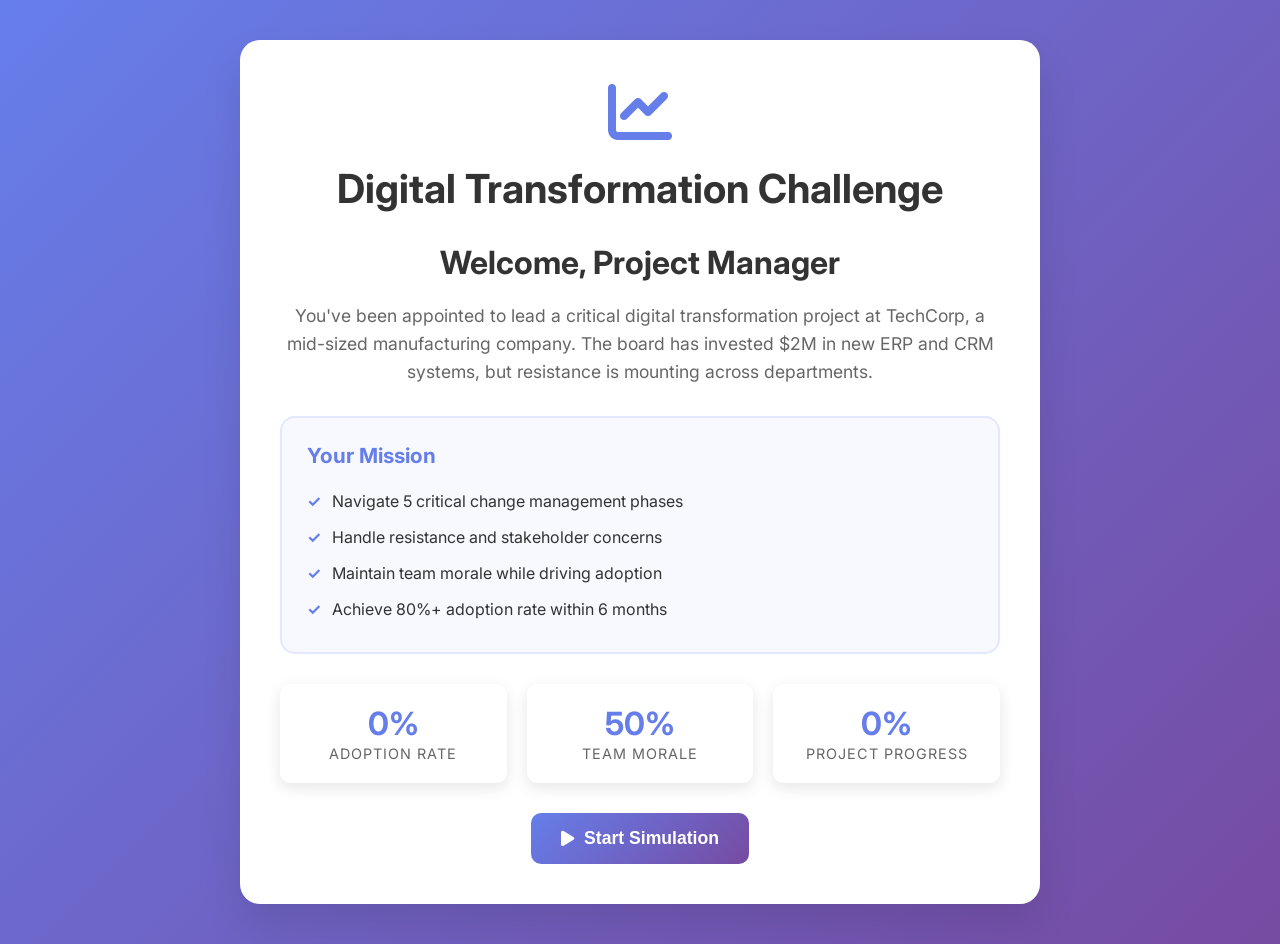
<file: index.html>
<!DOCTYPE html>
<html lang="en">
<head>
    <meta charset="UTF-8">
    <meta name="viewport" content="width=device-width, initial-scale=1.0">
    <title>Digital Transformation Change Management Simulation</title>
    <link rel="stylesheet" href="styles.css">
    <link href="https://fonts.googleapis.com/css2?family=Inter:wght@300;400;500;600;700&display=swap" rel="stylesheet">
    <link rel="stylesheet" href="https://cdnjs.cloudflare.com/ajax/libs/font-awesome/6.0.0/css/all.min.css">
</head>
<body>
    <div id="app">
        <!-- Intro Screen -->
        <div id="intro-screen" class="screen active">
            <div class="container">
                <div class="intro-content">
                    <div class="logo">
                        <i class="fas fa-chart-line"></i>
                        <h1>Digital Transformation Challenge</h1>
                    </div>
                    <div class="scenario">
                        <h2>Welcome, Project Manager</h2>
                        <p>You've been appointed to lead a critical digital transformation project at TechCorp, a mid-sized manufacturing company. The board has invested $2M in new ERP and CRM systems, but resistance is mounting across departments.</p>
                        
                        <div class="challenge-box">
                            <h3>Your Mission</h3>
                            <ul>
                                <li>Navigate 5 critical change management phases</li>
                                <li>Handle resistance and stakeholder concerns</li>
                                <li>Maintain team morale while driving adoption</li>
                                <li>Achieve 80%+ adoption rate within 6 months</li>
                            </ul>
                        </div>
                        
                        <div class="stats-preview">
                            <div class="stat">
                                <span class="stat-value">0%</span>
                                <span class="stat-label">Adoption Rate</span>
                            </div>
                            <div class="stat">
                                <span class="stat-value">100%</span>
                                <span class="stat-label">Team Morale</span>
                            </div>
                            <div class="stat">
                                <span class="stat-value">0%</span>
                                <span class="stat-label">Project Progress</span>
                            </div>
                        </div>
                        
                        <button id="start-simulation" class="btn btn-primary">
                            <i class="fas fa-play"></i>
                            Start Simulation
                        </button>
                    </div>
                </div>
            </div>
        </div>

        <!-- Main Game Screen -->
        <div id="game-screen" class="screen">
            <div class="container">
                <!-- Header with Progress Bars -->
                <div class="game-header">
                    <div class="progress-section">
                        <div class="progress-item">
                            <label>Adoption Rate</label>
                            <div class="progress-bar">
                                <div class="progress-fill" id="adoption-progress"></div>
                                <span class="progress-text" id="adoption-text">0%</span>
                            </div>
                        </div>
                        <div class="progress-item">
                            <label>Team Morale</label>
                            <div class="progress-bar">
                                <div class="progress-fill" id="morale-progress"></div>
                                <span class="progress-text" id="morale-text">100%</span>
                            </div>
                        </div>
                        <div class="progress-item">
                            <label>Project Progress</label>
                            <div class="progress-bar">
                                <div class="progress-fill" id="project-progress"></div>
                                <span class="progress-text" id="project-text">0%</span>
                            </div>
                        </div>
                    </div>
                    <div class="score-section">
                        <div class="score">
                            <i class="fas fa-star"></i>
                            <span id="total-score">0</span>
                        </div>
                        <div class="phase-indicator">
                            Phase <span id="current-phase">1</span> of 5
                        </div>
                    </div>
                </div>

                <!-- Phase Selection -->
                <div id="phase-selection" class="phase-selection">
                    <h2>Select Your Next Action</h2>
                    <div class="phases-grid">
                        <div class="phase-card" data-phase="assessment">
                            <i class="fas fa-search"></i>
                            <h3>Assessment</h3>
                            <p>Analyze current state and resistance factors</p>
                        </div>
                        <div class="phase-card" data-phase="planning">
                            <i class="fas fa-map"></i>
                            <h3>Planning</h3>
                            <p>Develop change strategy and timeline</p>
                        </div>
                        <div class="phase-card" data-phase="communication">
                            <i class="fas fa-bullhorn"></i>
                            <h3>Communication</h3>
                            <p>Create awareness and build understanding</p>
                        </div>
                        <div class="phase-card" data-phase="engagement">
                            <i class="fas fa-users"></i>
                            <h3>Stakeholder Engagement</h3>
                            <p>Involve key people in the change process</p>
                        </div>
                        <div class="phase-card" data-phase="monitoring">
                            <i class="fas fa-chart-bar"></i>
                            <h3>Monitoring</h3>
                            <p>Track progress and adjust strategy</p>
                        </div>
                    </div>
                </div>

                <!-- Dilemma Screen -->
                <div id="dilemma-screen" class="dilemma-screen">
                    <div class="dilemma-content">
                        <h2 id="dilemma-title">Dilemma Encountered</h2>
                        <p id="dilemma-description"></p>
                        <div class="choices">
                            <button class="choice-btn" data-choice="0">
                                <span class="choice-text"></span>
                                <span class="choice-impact"></span>
                            </button>
                            <button class="choice-btn" data-choice="1">
                                <span class="choice-text"></span>
                                <span class="choice-impact"></span>
                            </button>
                            <button class="choice-btn" data-choice="2">
                                <span class="choice-text"></span>
                                <span class="choice-impact"></span>
                            </button>
                        </div>
                    </div>
                </div>

                <!-- Feedback Screen -->
                <div id="feedback-screen" class="feedback-screen">
                    <div class="feedback-content">
                        <h2>Board Feedback</h2>
                        <div class="feedback-message" id="feedback-message"></div>
                        <div class="impact-summary">
                            <h3>Impact Summary</h3>
                            <div class="impact-changes" id="impact-changes"></div>
                        </div>
                        <button id="continue-btn" class="btn btn-primary">Continue</button>
                    </div>
                </div>
            </div>
        </div>

        <!-- Results Screen -->
        <div id="results-screen" class="screen">
            <div class="container">
                <div class="results-content">
                    <h1>Simulation Complete!</h1>
                    <div class="final-scores">
                        <div class="score-card">
                            <h3>Final Scores</h3>
                            <div class="score-item">
                                <span>Adoption Rate:</span>
                                <span id="final-adoption">0%</span>
                            </div>
                            <div class="score-item">
                                <span>Team Morale:</span>
                                <span id="final-morale">0%</span>
                            </div>
                            <div class="score-item">
                                <span>Project Progress:</span>
                                <span id="final-project">0%</span>
                            </div>
                            <div class="score-item total">
                                <span>Total Score:</span>
                                <span id="final-total">0</span>
                            </div>
                        </div>
                        <div class="badges-section">
                            <h3>Achievements</h3>
                            <div class="badges" id="badges-container"></div>
                        </div>
                    </div>
                    <div class="performance-review" id="performance-review"></div>
                    <div class="leaderboard">
                        <h3>Leaderboard</h3>
                        <div class="leaderboard-list" id="leaderboard-list"></div>
                        <div class="save-score">
                            <input type="text" id="player-name" placeholder="Enter your name">
                            <button id="save-score-btn" class="btn btn-secondary">Save Score</button>
                        </div>
                    </div>
                    <button id="restart-btn" class="btn btn-primary">Play Again</button>
                </div>
            </div>
        </div>
    </div>

    <script src="script.js"></script>
</body>
</html>
</file>
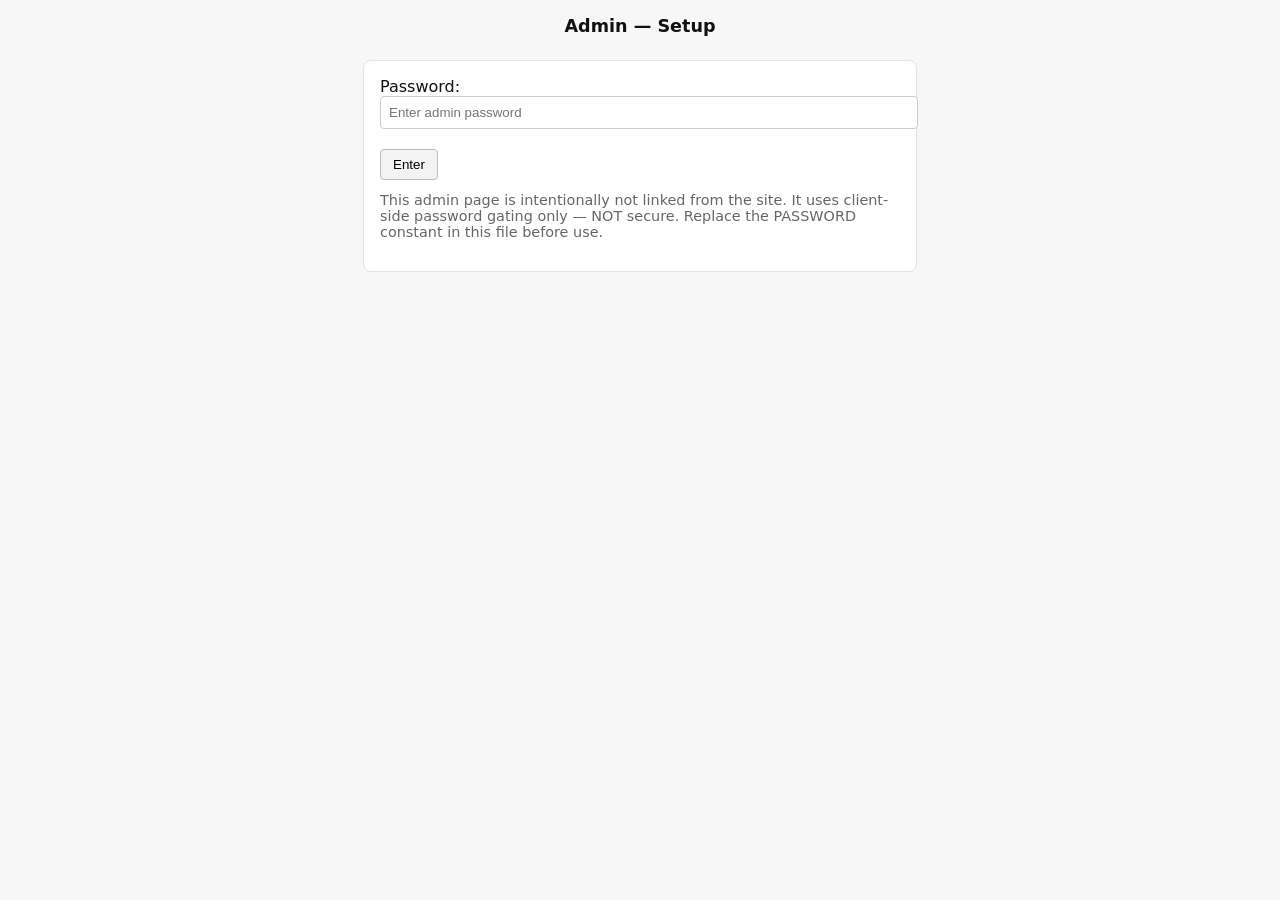
<file: admin/index.html>
<!doctype html>
<html lang="en">
<head>
  <meta charset="utf-8">
  <meta name="robots" content="noindex">
  <meta name="viewport" content="width=device-width,initial-scale=1">
  <title>Admin — Setup</title>
  <style>
    body{font-family:system-ui,-apple-system,Segoe UI,Roboto,Helvetica,Arial,sans-serif;margin:0;padding:1rem;background:#f7f7f8;color:#111}
    h1{font-size:1.1rem;margin:0 0 1rem;text-align:center}
    #login{max-width:520px;margin:1.5rem auto;padding:1rem;border:1px solid #e2e2e2;border-radius:8px;background:#fff}
    label{display:block;margin-bottom:.75rem}
    input[type=password]{width:100%;padding:.5rem;border:1px solid #ccc;border-radius:4px}
    button{margin-top:.5rem;padding:.45rem .75rem;border-radius:4px;border:1px solid #bbb;background:#f3f3f3;cursor:pointer}
    #frameContainer{max-width:100%;margin:1rem auto}
    iframe{width:100%;height:70vh;border:1px solid #ddd;border-radius:6px}
    .hidden{display:none}
    p.note{color:#666;font-size:0.9rem;margin-top:.75rem}
    #controls{max-width:520px;margin:0.5rem auto;text-align:center}
  </style>
</head>
<body>
  <h1>Admin — Setup</h1>

  <div id="login">
    <label for="pw">Password:
      <input id="pw" type="password" autocomplete="current-password" placeholder="Enter admin password">
    </label>
    <div>
      <button id="go">Enter</button>
      <button id="clear" style="display:none">Logout</button>
    </div>
    <p class="note">This admin page is intentionally not linked from the site. It uses client-side password gating only — NOT secure. Replace the PASSWORD constant in this file before use.</p>
  </div>

  <div id="frameContainer" class="hidden">
    <div id="controls" class="hidden">
      <button id="connectBtn">Connect with GitHub</button>
      <button id="saveBtn" disabled>Save to GitHub</button>
      <span id="status" style="margin-left:.5rem;color:#666"></span>
    </div>
    <iframe id="setupFrame" src="" title="Setup"></iframe>
  </div>

  <script>
  /*
    OAuth flow (popup + code exchange):
    - Register an OAuth App with redirect_uri pointing to /admin/oauth_callback.html
    - Edit CLIENT_ID below to match your OAuth App
    - Backend endpoints:
      POST /auth/exchange { code }  -> exchanges code, stores token in session
      GET  /auth/status             -> returns { authenticated: true/false, user: {login} }
      POST /save-config             -> server-side commit using token in session
    - The Setup iframe must respond to REQUEST_CONFIG by posting CONFIG_JSON with the JSON config.
  */

  const PASSWORD = "ADMIN"; // replace before use
  const CLIENT_ID = 'Ov23liFoUAk0If19zt9o';
  const REDIRECT_URI = location.origin + '/admin/oauth_callback.html';
  const AUTHORIZE_URL_BASE = 'https://github.com/login/oauth/authorize';
  const SCOPES = 'public_repo'; // use 'repo' if you need private repo access

  const pwInput = document.getElementById('pw');
  const goBtn = document.getElementById('go');
  const clearBtn = document.getElementById('clear');
  const loginDiv = document.getElementById('login');
  const frameContainer = document.getElementById('frameContainer');
  const setupFrame = document.getElementById('setupFrame');
  const connectBtn = document.getElementById('connectBtn');
  const saveBtn = document.getElementById('saveBtn');
  const controlsDiv = document.getElementById('controls');
  const statusSpan = document.getElementById('status');

  let oauthWindow = null;
  let latestConfigJson = null;

  function showFrame(){
    loginDiv.classList.add('hidden');
    frameContainer.classList.remove('hidden');
    clearBtn.style.display = 'inline-block';
    controlsDiv.classList.remove('hidden');
    setupFrame.src = '../Setup.html';
    checkAuthStatus();
  }

  goBtn.addEventListener('click', ()=>{
    if (pwInput.value === PASSWORD) {
      showFrame();
    } else {
      alert('Incorrect password');
      pwInput.value = '';
      pwInput.focus();
    }
  });

  pwInput.addEventListener('keydown', (e)=>{
    if (e.key === 'Enter') goBtn.click();
  });

  clearBtn.addEventListener('click', ()=>{
    setupFrame.src = '';
    frameContainer.classList.add('hidden');
    loginDiv.classList.remove('hidden');
    pwInput.value = '';
    clearBtn.style.display = 'none';
    controlsDiv.classList.add('hidden');
    statusSpan.textContent = '';
  });

  // --- OAuth popup flow ---

  connectBtn.addEventListener('click', () => {
    const state = Math.random().toString(36).slice(2); // minimal CSRF token
    sessionStorage.setItem('gh_oauth_state', state);
    const url = `${AUTHORIZE_URL_BASE}?client_id=${encodeURIComponent(CLIENT_ID)}&redirect_uri=${encodeURIComponent(REDIRECT_URI)}&scope=${encodeURIComponent(SCOPES)}&state=${encodeURIComponent(state)}`;
    oauthWindow = window.open(url, 'github_oauth', 'width=720,height=720');
  });

  // Listen for messages from the popup (oauth_callback.html will post { type:'github_oauth', code, state })
  window.addEventListener('message', async (ev) => {
    const msg = ev.data || {};
    if (msg.type === 'github_oauth') {
      const savedState = sessionStorage.getItem('gh_oauth_state');
      if (!savedState || savedState !== msg.state) {
        alert('OAuth state mismatch. Try again.');
        return;
      }
      try {
        statusSpan.textContent = 'Exchanging code...';
        const resp = await fetch('/auth/exchange', {
          method: 'POST',
          headers: { 'Content-Type': 'application/json' },
          body: JSON.stringify({ code: msg.code })
        });
        const data = await resp.json();
        if (data.ok) {
          statusSpan.textContent = 'Connected to GitHub as ' + (data.user ? data.user.login : 'unknown');
          saveBtn.disabled = false;
        } else {
          statusSpan.textContent = 'Auth failed: ' + (data.error || 'unknown');
        }
      } catch (e) {
        statusSpan.textContent = 'Network error during auth';
        console.error(e);
      } finally {
        sessionStorage.removeItem('gh_oauth_state');
        if (oauthWindow && !oauthWindow.closed) oauthWindow.close();
      }
    } else if (msg.type === 'CONFIG_JSON') {
      // Received config JSON from iframe
      latestConfigJson = msg.json;
      // auto-send to server if a save was pending
      if (saveBtn.dataset.pending === '1') {
        doSaveToServer(latestConfigJson);
      }
    }
  });

  // Ask the iframe to post its config (the iframe must respond by posting CONFIG_JSON with the JSON)
  saveBtn.addEventListener('click', async () => {
    if (!latestConfigJson) {
      // request config from iframe
      saveBtn.dataset.pending = '1';
      setupFrame.contentWindow.postMessage({ type: 'REQUEST_CONFIG' }, '*');
      statusSpan.textContent = 'Requesting config from Setup...';
      return;
    }
    doSaveToServer(latestConfigJson);
  });

  async function doSaveToServer(jsonObj) {
    try {
      saveBtn.disabled = true;
      saveBtn.dataset.pending = '0';
      statusSpan.textContent = 'Saving...';
      const resp = await fetch('/save-config', {
        method: 'POST',
        headers: { 'Content-Type': 'application/json' },
        body: JSON.stringify({
          json: jsonObj,
          path: 'config.json',
          commitMessage: 'Update config.json via Admin app',
          preferPRWhenProtected: true
        })
      });
      const result = await resp.json();
      if (result.ok) {
        statusSpan.textContent = 'Saved: ' + (result.prUrl ? result.prUrl : `branch ${result.branch}`);
      } else {
        statusSpan.textContent = 'Save failed: ' + (result.error || 'unknown');
      }
    } catch (e) {
      statusSpan.textContent = 'Network error during save';
      console.error(e);
    } finally {
      saveBtn.disabled = false;
    }
  }

  // Poll server for auth status (on load/show frame) to re-enable Save if session already exists
  async function checkAuthStatus() {
    try {
      const resp = await fetch('/auth/status', { credentials: 'same-origin' });
      const data = await resp.json();
      if (data.authenticated) {
        statusSpan.textContent = 'Connected to GitHub as ' + (data.user ? data.user.login : 'unknown');
        saveBtn.disabled = false;
      } else {
        statusSpan.textContent = 'Not connected';
        saveBtn.disabled = true;
      }
    } catch (e) {
      statusSpan.textContent = 'Auth check failed';
      console.error(e);
    }
  }
  </script>
</body>
</html>
</file>
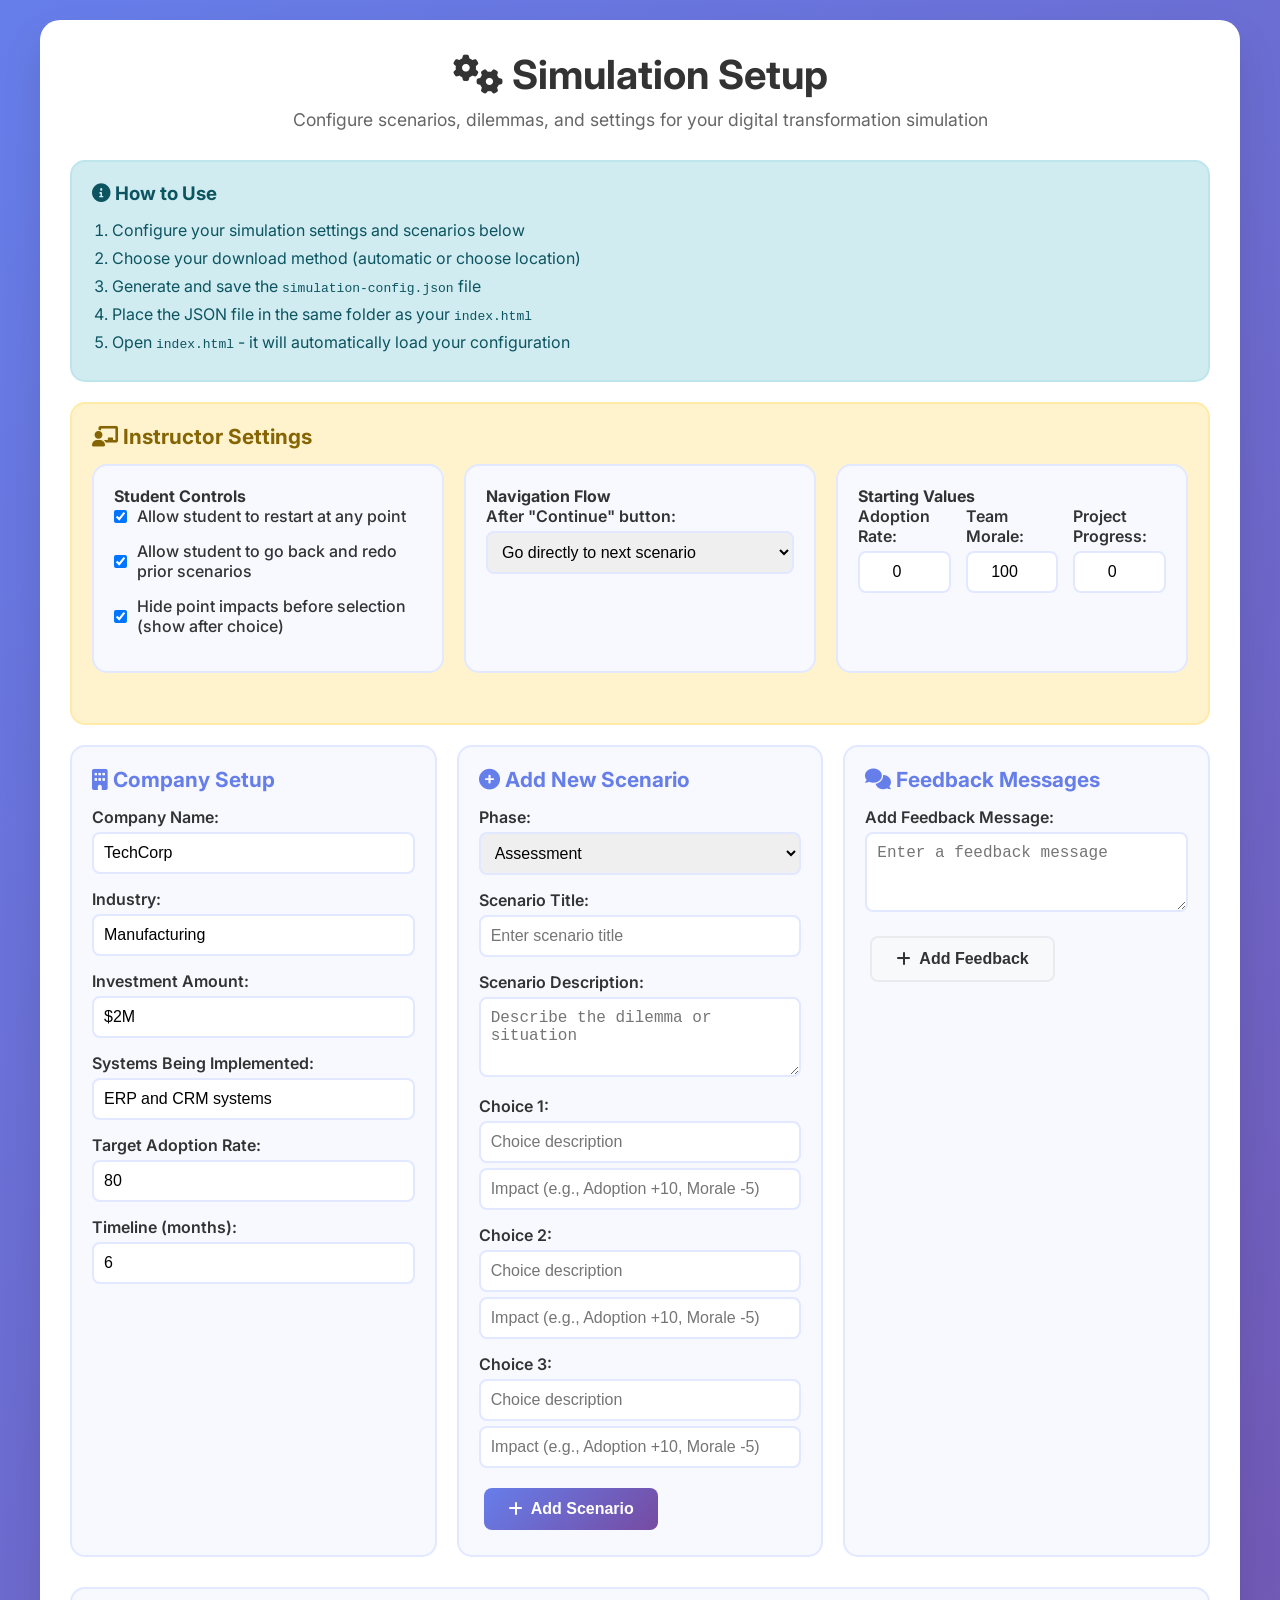
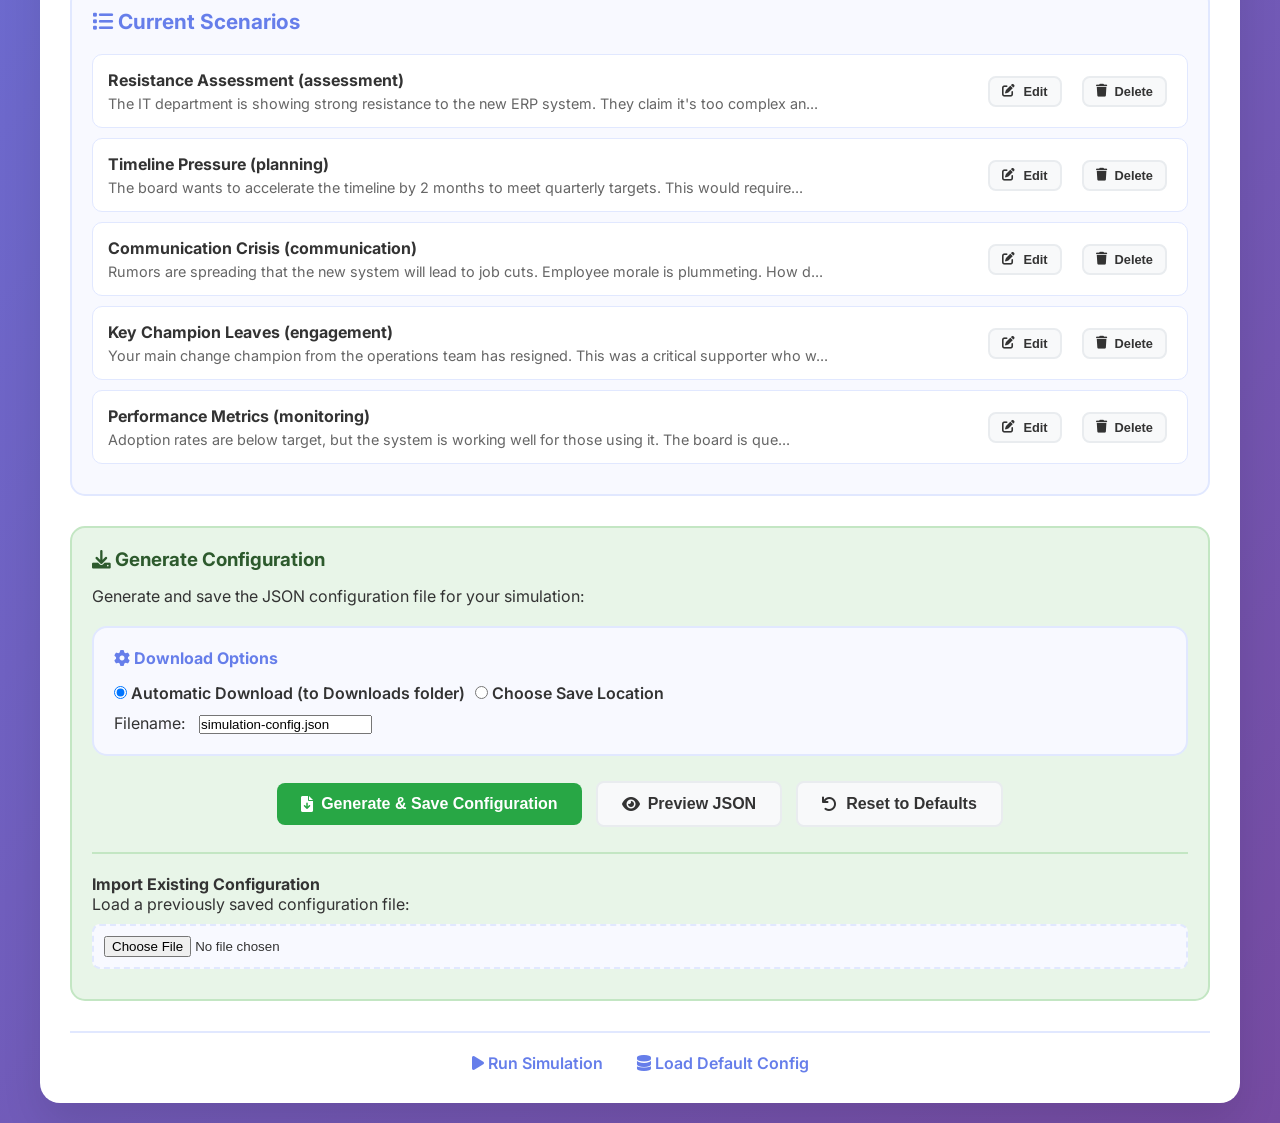
<file: Setup.html>
<!DOCTYPE html>
<html lang="en">
<head>
    <meta charset="UTF-8">
    <meta name="viewport" content="width=device-width, initial-scale=1.0">
    <title>Simulation Setup - Digital Transformation Change Management</title>
    <link href="https://fonts.googleapis.com/css2?family=Inter:wght@300;400;500;600;700&display=swap" rel="stylesheet">
    <link rel="stylesheet" href="https://cdnjs.cloudflare.com/ajax/libs/font-awesome/6.0.0/css/all.min.css">
    <style>
        * {
            margin: 0;
            padding: 0;
            box-sizing: border-box;
        }

        body {
            font-family: 'Inter', sans-serif;
            background: linear-gradient(135deg, #667eea 0%, #764ba2 100%);
            min-height: 100vh;
            color: #333;
            padding: 20px;
        }

        .container {
            max-width: 1200px;
            margin: 0 auto;
            background: white;
            border-radius: 20px;
            padding: 30px;
            box-shadow: 0 20px 40px rgba(0,0,0,0.1);
        }

        .header {
            text-align: center;
            margin-bottom: 30px;
        }

        .header h1 {
            color: #333;
            font-size: 2.5rem;
            margin-bottom: 10px;
        }

        .header p {
            color: #666;
            font-size: 1.1rem;
        }

        .setup-sections {
            display: grid;
            grid-template-columns: repeat(auto-fit, minmax(300px, 1fr));
            gap: 20px;
            margin-bottom: 30px;
        }

        .setup-section {
            background: #f8f9ff;
            border: 2px solid #e1e8ff;
            border-radius: 15px;
            padding: 20px;
        }

        .setup-section h3 {
            color: #667eea;
            margin-bottom: 15px;
            font-size: 1.3rem;
        }

        .form-group {
            margin-bottom: 15px;
        }

        .form-group label {
            display: block;
            margin-bottom: 5px;
            font-weight: 600;
            color: #333;
        }

        .form-group input,
        .form-group textarea,
        .form-group select {
            width: 100%;
            padding: 10px;
            border: 2px solid #e1e8ff;
            border-radius: 8px;
            font-size: 1rem;
            transition: border-color 0.3s ease;
        }

        .form-group input:focus,
        .form-group textarea:focus,
        .form-group select:focus {
            outline: none;
            border-color: #667eea;
        }

        .form-group textarea {
            resize: vertical;
            min-height: 80px;
        }

        .checkbox-group {
            display: flex;
            align-items: center;
            gap: 10px;
            margin-bottom: 15px;
        }

        .checkbox-group input[type="checkbox"] {
            width: auto;
            margin: 0;
        }

        .checkbox-group label {
            margin: 0;
            font-weight: 500;
        }

        .instructor-settings {
            background: #fff3cd;
            border: 2px solid #ffeaa7;
            border-radius: 15px;
            padding: 20px;
            margin-bottom: 20px;
        }

        .instructor-settings h3 {
            color: #856404;
            margin-bottom: 15px;
            font-size: 1.3rem;
        }

        .btn {
            padding: 12px 24px;
            border: none;
            border-radius: 8px;
            font-size: 1rem;
            font-weight: 600;
            cursor: pointer;
            transition: all 0.3s ease;
            display: inline-flex;
            align-items: center;
            gap: 8px;
            margin: 5px;
        }

        .btn-primary {
            background: linear-gradient(135deg, #667eea 0%, #764ba2 100%);
            color: white;
        }

        .btn-primary:hover {
            transform: translateY(-2px);
            box-shadow: 0 10px 25px rgba(102, 126, 234, 0.3);
        }

        .btn-secondary {
            background: #f8f9fa;
            color: #333;
            border: 2px solid #e9ecef;
        }

        .btn-secondary:hover {
            background: #e9ecef;
        }

        .btn-success {
            background: #28a745;
            color: white;
        }

        .btn-success:hover {
            background: #218838;
        }

        .scenario-list {
            margin-top: 20px;
        }

        .scenario-item {
            background: white;
            border: 1px solid #e1e8ff;
            border-radius: 10px;
            padding: 15px;
            margin-bottom: 10px;
            display: flex;
            justify-content: space-between;
            align-items: center;
        }

        .scenario-item h4 {
            color: #333;
            margin-bottom: 5px;
        }

        .scenario-item p {
            color: #666;
            font-size: 0.9rem;
        }

        .scenario-actions {
            display: flex;
            gap: 10px;
        }

        .btn-small {
            padding: 6px 12px;
            font-size: 0.8rem;
        }

        .export-section {
            background: #e8f5e8;
            border: 2px solid #c3e6c3;
            border-radius: 15px;
            padding: 20px;
            margin-top: 30px;
        }

        .export-section h3 {
            color: #2d5a2d;
            margin-bottom: 15px;
        }

        .json-output {
            background: #f8f9fa;
            border: 1px solid #e9ecef;
            border-radius: 8px;
            padding: 15px;
            font-family: 'Courier New', monospace;
            font-size: 0.9rem;
            white-space: pre-wrap;
            max-height: 400px;
            overflow-y: auto;
            margin-bottom: 15px;
        }

        .navigation {
            text-align: center;
            margin-top: 30px;
            padding-top: 20px;
            border-top: 2px solid #e1e8ff;
        }

        .navigation a {
            color: #667eea;
            text-decoration: none;
            font-weight: 600;
            margin: 0 15px;
        }

        .navigation a:hover {
            text-decoration: underline;
        }

        .starting-values {
            display: grid;
            grid-template-columns: repeat(3, 1fr);
            gap: 15px;
        }

        .starting-values .form-group {
            margin-bottom: 0;
        }

        .starting-values input {
            text-align: center;
        }

        .instructions {
            background: #d1ecf1;
            border: 2px solid #bee5eb;
            border-radius: 15px;
            padding: 20px;
            margin-bottom: 20px;
        }

        .instructions h3 {
            color: #0c5460;
            margin-bottom: 15px;
        }

        .instructions ol {
            padding-left: 20px;
        }

        .instructions li {
            margin-bottom: 8px;
            color: #0c5460;
        }

        .file-input {
            margin: 10px 0;
        }

        .file-input input[type="file"] {
            width: 100%;
            padding: 10px;
            border: 2px dashed #e1e8ff;
            border-radius: 8px;
            background: #f8f9ff;
        }

        .download-section {
            background: #f8f9ff;
            border: 2px solid #e1e8ff;
            border-radius: 15px;
            padding: 20px;
            margin-top: 20px;
        }

        .download-section h4 {
            color: #667eea;
            margin-bottom: 15px;
        }

        .download-options {
            display: flex;
            gap: 10px;
            flex-wrap: wrap;
            align-items: center;
        }

        .download-options label {
            font-weight: 600;
            color: #333;
        }

        .download-options input[type="text"] {
            flex: 1;
            min-width: 200px;
            padding: 8px 12px;
            border: 2px solid #e1e8ff;
            border-radius: 6px;
        }
    </style>
</head>
<body>
    <div class="container">
        <div class="header">
            <h1><i class="fas fa-cogs"></i> Simulation Setup</h1>
            <p>Configure scenarios, dilemmas, and settings for your digital transformation simulation</p>
        </div>

        <!-- Instructions -->
        <div class="instructions">
            <h3><i class="fas fa-info-circle"></i> How to Use</h3>
            <ol>
                <li>Configure your simulation settings and scenarios below</li>
                <li>Choose your download method (automatic or choose location)</li>
                <li>Generate and save the <code>simulation-config.json</code> file</li>
                <li>Place the JSON file in the same folder as your <code>index.html</code></li>
                <li>Open <code>index.html</code> - it will automatically load your configuration</li>
            </ol>
        </div>

        <!-- Instructor Settings -->
        <div class="instructor-settings">
            <h3><i class="fas fa-chalkboard-teacher"></i> Instructor Settings</h3>
            <div class="setup-sections">
                <div class="setup-section">
                    <h4>Student Controls</h4>
                    <div class="checkbox-group">
                        <input type="checkbox" id="allow-restart" checked>
                        <label for="allow-restart">Allow student to restart at any point</label>
                    </div>
                    <div class="checkbox-group">
                        <input type="checkbox" id="allow-redo" checked>
                        <label for="allow-redo">Allow student to go back and redo prior scenarios</label>
                    </div>
                    <div class="checkbox-group">
                        <input type="checkbox" id="hide-impacts" checked>
                        <label for="hide-impacts">Hide point impacts before selection (show after choice)</label>
                    </div>
                </div>
                
                <div class="setup-section">
                    <h4>Navigation Flow</h4>
                    <div class="form-group">
                        <label>After "Continue" button:</label>
                        <select id="continue-flow">
                            <option value="next-scenario">Go directly to next scenario</option>
                            <option value="select-action">Return to Select Next Action page</option>
                        </select>
                    </div>
                </div>
                
                <div class="setup-section">
                    <h4>Starting Values</h4>
                    <div class="starting-values">
                        <div class="form-group">
                            <label>Adoption Rate:</label>
                            <input type="number" id="start-adoption" value="0" min="0" max="100">
                        </div>
                        <div class="form-group">
                            <label>Team Morale:</label>
                            <input type="number" id="start-morale" value="100" min="0" max="100">
                        </div>
                        <div class="form-group">
                            <label>Project Progress:</label>
                            <input type="number" id="start-project" value="0" min="0" max="100">
                        </div>
                    </div>
                </div>
            </div>
        </div>

        <div class="setup-sections">
            <!-- Company Setup -->
            <div class="setup-section">
                <h3><i class="fas fa-building"></i> Company Setup</h3>
                <div class="form-group">
                    <label>Company Name:</label>
                    <input type="text" id="company-name" value="TechCorp" placeholder="Enter company name">
                </div>
                <div class="form-group">
                    <label>Industry:</label>
                    <input type="text" id="company-industry" value="Manufacturing" placeholder="Enter industry">
                </div>
                <div class="form-group">
                    <label>Investment Amount:</label>
                    <input type="text" id="investment-amount" value="$2M" placeholder="Enter investment amount">
                </div>
                <div class="form-group">
                    <label>Systems Being Implemented:</label>
                    <input type="text" id="systems" value="ERP and CRM systems" placeholder="Enter systems">
                </div>
                <div class="form-group">
                    <label>Target Adoption Rate:</label>
                    <input type="number" id="target-adoption" value="80" min="0" max="100" placeholder="Target %">
                </div>
                <div class="form-group">
                    <label>Timeline (months):</label>
                    <input type="number" id="timeline" value="6" min="1" max="24" placeholder="Months">
                </div>
            </div>

            <!-- Scenario Setup -->
            <div class="setup-section">
                <h3><i class="fas fa-plus-circle"></i> Add New Scenario</h3>
                <div class="form-group">
                    <label>Phase:</label>
                    <select id="scenario-phase">
                        <option value="assessment">Assessment</option>
                        <option value="planning">Planning</option>
                        <option value="communication">Communication</option>
                        <option value="engagement">Stakeholder Engagement</option>
                        <option value="monitoring">Monitoring</option>
                    </select>
                </div>
                <div class="form-group">
                    <label>Scenario Title:</label>
                    <input type="text" id="scenario-title" placeholder="Enter scenario title">
                </div>
                <div class="form-group">
                    <label>Scenario Description:</label>
                    <textarea id="scenario-description" placeholder="Describe the dilemma or situation"></textarea>
                </div>
                <div class="form-group">
                    <label>Choice 1:</label>
                    <input type="text" id="choice1-text" placeholder="Choice description">
                    <input type="text" id="choice1-impact" placeholder="Impact (e.g., Adoption +10, Morale -5)" style="margin-top: 5px;">
                </div>
                <div class="form-group">
                    <label>Choice 2:</label>
                    <input type="text" id="choice2-text" placeholder="Choice description">
                    <input type="text" id="choice2-impact" placeholder="Impact (e.g., Adoption +10, Morale -5)" style="margin-top: 5px;">
                </div>
                <div class="form-group">
                    <label>Choice 3:</label>
                    <input type="text" id="choice3-text" placeholder="Choice description">
                    <input type="text" id="choice3-impact" placeholder="Impact (e.g., Adoption +10, Morale -5)" style="margin-top: 5px;">
                </div>
                <button class="btn btn-primary" onclick="addScenario()">
                    <i class="fas fa-plus"></i> Add Scenario
                </button>
            </div>

            <!-- Feedback Setup -->
            <div class="setup-section">
                <h3><i class="fas fa-comments"></i> Feedback Messages</h3>
                <div class="form-group">
                    <label>Add Feedback Message:</label>
                    <textarea id="feedback-message" placeholder="Enter a feedback message"></textarea>
                </div>
                <button class="btn btn-secondary" onclick="addFeedback()">
                    <i class="fas fa-plus"></i> Add Feedback
                </button>
            </div>
        </div>

        <!-- Current Scenarios -->
        <div class="setup-section">
            <h3><i class="fas fa-list"></i> Current Scenarios</h3>
            <div id="scenarios-list" class="scenario-list">
                <!-- Scenarios will be populated here -->
            </div>
        </div>

        <!-- Export Section -->
        <div class="export-section">
            <h3><i class="fas fa-download"></i> Generate Configuration</h3>
            <p>Generate and save the JSON configuration file for your simulation:</p>
            
            <div id="json-output" class="json-output" style="display: none;">
                <!-- JSON will be displayed here -->
            </div>
            
            <!-- Download Options -->
            <div class="download-section">
                <h4><i class="fas fa-cog"></i> Download Options</h4>
                <div class="download-options">
                    <label>
                        <input type="radio" name="download-method" value="auto" checked> 
                        Automatic Download (to Downloads folder)
                    </label>
                    <label>
                        <input type="radio" name="download-method" value="choose"> 
                        Choose Save Location
                    </label>
                </div>
                <div id="filename-section" style="margin-top: 10px;">
                    <label>Filename:</label>
                    <input type="text" id="config-filename" value="simulation-config.json" style="margin-left: 10px;">
                </div>
            </div>
            
            <div style="text-align: center; margin: 20px 0;">
                <button class="btn btn-success" onclick="generateAndSaveConfig()">
                    <i class="fas fa-file-download"></i> Generate & Save Configuration
                </button>
                <button class="btn btn-secondary" onclick="previewConfig()">
                    <i class="fas fa-eye"></i> Preview JSON
                </button>
                <button class="btn btn-secondary" onclick="resetToDefaults()">
                    <i class="fas fa-undo"></i> Reset to Defaults
                </button>
            </div>

            <!-- Import Section -->
            <div style="margin-top: 20px; padding-top: 20px; border-top: 2px solid #c3e6c3;">
                <h4>Import Existing Configuration</h4>
                <p>Load a previously saved configuration file:</p>
                <div class="file-input">
                    <input type="file" id="config-file" accept=".json" onchange="importConfig()">
                </div>
            </div>
        </div>

        <!-- Navigation -->
        <div class="navigation">
            <a href="index.html"><i class="fas fa-play"></i> Run Simulation</a>
            <a href="#" onclick="loadDefaultConfig()"><i class="fas fa-database"></i> Load Default Config</a>
        </div>
    </div>

    <script>
        // Default scenarios data
        let scenarios = {
            assessment: [
                {
                    title: "Resistance Assessment",
                    description: "The IT department is showing strong resistance to the new ERP system. They claim it's too complex and will slow down operations. How do you respond?",
                    choices: [
                        { text: "Organize a detailed training session with IT leadership", impact: "Adoption +15, Morale +5, Project +10" },
                        { text: "Implement the system gradually with IT input", impact: "Adoption +10, Morale +10, Project +5" },
                        { text: "Proceed with implementation as planned", impact: "Adoption +5, Morale -10, Project +15" }
                    ]
                }
            ],
            planning: [
                {
                    title: "Timeline Pressure",
                    description: "The board wants to accelerate the timeline by 2 months to meet quarterly targets. This would require cutting some training time. What's your decision?",
                    choices: [
                        { text: "Negotiate for additional resources to maintain quality", impact: "Adoption +20, Morale +10, Project +5" },
                        { text: "Accept the timeline but extend training post-launch", impact: "Adoption +10, Morale +5, Project +20" },
                        { text: "Agree to the accelerated timeline", impact: "Adoption +5, Morale -15, Project +25" }
                    ]
                }
            ],
            communication: [
                {
                    title: "Communication Crisis",
                    description: "Rumors are spreading that the new system will lead to job cuts. Employee morale is plummeting. How do you address this?",
                    choices: [
                        { text: "Hold an all-hands meeting to address concerns transparently", impact: "Adoption +15, Morale +20, Project +10" },
                        { text: "Send detailed email communications about job security", impact: "Adoption +10, Morale +10, Project +5" },
                        { text: "Focus on technical training and ignore the rumors", impact: "Adoption +5, Morale -20, Project +15" }
                    ]
                }
            ],
            engagement: [
                {
                    title: "Key Champion Leaves",
                    description: "Your main change champion from the operations team has resigned. This was a critical supporter who was driving adoption. How do you respond?",
                    choices: [
                        { text: "Quickly identify and train a new champion", impact: "Adoption +10, Morale +5, Project +10" },
                        { text: "Distribute champion responsibilities across multiple people", impact: "Adoption +15, Morale +10, Project +5" },
                        { text: "Continue without a dedicated champion", impact: "Adoption -5, Morale -10, Project +20" }
                    ]
                }
            ],
            monitoring: [
                {
                    title: "Performance Metrics",
                    description: "Adoption rates are below target, but the system is working well for those using it. The board is questioning the investment. What's your strategy?",
                    choices: [
                        { text: "Implement additional incentives and recognition programs", impact: "Adoption +25, Morale +15, Project +10" },
                        { text: "Focus on demonstrating ROI to the board", impact: "Adoption +10, Morale +5, Project +20" },
                        { text: "Make system usage mandatory with consequences", impact: "Adoption +20, Morale -20, Project +15" }
                    ]
                }
            ]
        };

        let feedbackMessages = [
            "Excellent decision! The board is impressed with your strategic thinking and leadership approach.",
            "Good choice. This shows thoughtful consideration of all stakeholders involved.",
            "Interesting approach. The board has some concerns but appreciates your initiative.",
            "The board is concerned about this direction. Consider the long-term implications.",
            "This decision has raised some eyebrows. The board expects better results going forward."
        ];

        function addScenario() {
            const phase = document.getElementById('scenario-phase').value;
            const title = document.getElementById('scenario-title').value;
            const description = document.getElementById('scenario-description').value;
            const choice1Text = document.getElementById('choice1-text').value;
            const choice1Impact = document.getElementById('choice1-impact').value;
            const choice2Text = document.getElementById('choice2-text').value;
            const choice2Impact = document.getElementById('choice2-impact').value;
            const choice3Text = document.getElementById('choice3-text').value;
            const choice3Impact = document.getElementById('choice3-impact').value;

            if (!title || !description || !choice1Text || !choice1Impact) {
                alert('Please fill in all required fields');
                return;
            }

            const scenario = {
                title: title,
                description: description,
                choices: [
                    { text: choice1Text, impact: choice1Impact },
                    { text: choice2Text, impact: choice2Impact },
                    { text: choice3Text, impact: choice3Impact }
                ]
            };

            if (!scenarios[phase]) {
                scenarios[phase] = [];
            }
            scenarios[phase].push(scenario);

            // Clear form
            document.getElementById('scenario-title').value = '';
            document.getElementById('scenario-description').value = '';
            document.getElementById('choice1-text').value = '';
            document.getElementById('choice1-impact').value = '';
            document.getElementById('choice2-text').value = '';
            document.getElementById('choice2-impact').value = '';
            document.getElementById('choice3-text').value = '';
            document.getElementById('choice3-impact').value = '';

            updateScenariosList();
        }

        function addFeedback() {
            const message = document.getElementById('feedback-message').value;
            if (!message) {
                alert('Please enter a feedback message');
                return;
            }

            feedbackMessages.push(message);
            document.getElementById('feedback-message').value = '';
        }

        function updateScenariosList() {
            const list = document.getElementById('scenarios-list');
            list.innerHTML = '';

            Object.keys(scenarios).forEach(phase => {
                scenarios[phase].forEach((scenario, index) => {
                    const item = document.createElement('div');
                    item.className = 'scenario-item';
                    item.innerHTML = `
                        <div>
                            <h4>${scenario.title} (${phase})</h4>
                            <p>${scenario.description.substring(0, 100)}...</p>
                        </div>
                        <div class="scenario-actions">
                            <button class="btn btn-secondary btn-small" onclick="editScenario('${phase}', ${index})">
                                <i class="fas fa-edit"></i> Edit
                            </button>
                            <button class="btn btn-secondary btn-small" onclick="deleteScenario('${phase}', ${index})">
                                <i class="fas fa-trash"></i> Delete
                            </button>
                        </div>
                    `;
                    list.appendChild(item);
                });
            });
        }

        function deleteScenario(phase, index) {
            if (confirm('Are you sure you want to delete this scenario?')) {
                scenarios[phase].splice(index, 1);
                updateScenariosList();
            }
        }

        function editScenario(phase, index) {
            const scenario = scenarios[phase][index];
            
            document.getElementById('scenario-phase').value = phase;
            document.getElementById('scenario-title').value = scenario.title;
            document.getElementById('scenario-description').value = scenario.description;
            document.getElementById('choice1-text').value = scenario.choices[0].text;
            document.getElementById('choice1-impact').value = scenario.choices[0].impact;
            document.getElementById('choice2-text').value = scenario.choices[1].text;
            document.getElementById('choice2-impact').value = scenario.choices[1].impact;
            document.getElementById('choice3-text').value = scenario.choices[2].text;
            document.getElementById('choice3-impact').value = scenario.choices[2].impact;

            // Scroll to form
            document.querySelector('.setup-section:nth-child(3)').scrollIntoView();
        }

        function generateConfig() {
            const companyName = document.getElementById('company-name').value;
            const companyIndustry = document.getElementById('company-industry').value;
            const investmentAmount = document.getElementById('investment-amount').value;
            const systems = document.getElementById('systems').value;
            const targetAdoption = document.getElementById('target-adoption').value;
            const timeline = document.getElementById('timeline').value;

            // Get instructor settings
            const instructorSettings = {
                allowRestart: document.getElementById('allow-restart').checked,
                allowRedo: document.getElementById('allow-redo').checked,
                hideImpacts: document.getElementById('hide-impacts').checked,
                continueFlow: document.getElementById('continue-flow').value,
                startingValues: {
                    adoption: parseInt(document.getElementById('start-adoption').value),
                    morale: parseInt(document.getElementById('start-morale').value),
                    project: parseInt(document.getElementById('start-project').value)
                }
            };

            const config = {
                company: {
                    name: companyName,
                    industry: companyIndustry,
                    investment: investmentAmount,
                    systems: systems,
                    targetAdoption: parseInt(targetAdoption),
                    timeline: parseInt(timeline)
                },
                instructorSettings: instructorSettings,
                scenarios: scenarios,
                feedbackMessages: feedbackMessages,
                version: "1.0",
                generatedAt: new Date().toISOString()
            };

            return config;
        }

        function previewConfig() {
            const config = generateConfig();
            const jsonOutput = document.getElementById('json-output');
            jsonOutput.textContent = JSON.stringify(config, null, 2);
            jsonOutput.style.display = 'block';
        }

        // Check if File System Access API is supported
        function supportsFileSystemAccess() {
            return 'showSaveFilePicker' in window;
        }

        async function generateAndSaveConfig() {
            const config = generateConfig();
            const configJson = JSON.stringify(config, null, 2);
            const filename = document.getElementById('config-filename').value || 'simulation-config.json';
            
            const downloadMethod = document.querySelector('input[name="download-method"]:checked').value;
            
            if (downloadMethod === 'choose' && supportsFileSystemAccess()) {
                // Use File System Access API (modern browsers)
                try {
                    const fileHandle = await window.showSaveFilePicker({
                        suggestedName: filename,
                        types: [{
                            description: 'JSON files',
                            accept: {
                                'application/json': ['.json']
                            }
                        }]
                    });
                    
                    const writable = await fileHandle.createWritable();
                    await writable.write(configJson);
                    await writable.close();
                    
                    alert('Configuration saved successfully!');
                } catch (error) {
                    if (error.name !== 'AbortError') {
                        console.error('Error saving file:', error);
                        alert('Error saving file. Falling back to automatic download.');
                        downloadConfigAutomatic(configJson, filename);
                    }
                }
            } else {
                // Fallback to automatic download
                downloadConfigAutomatic(configJson, filename);
            }
        }

        function downloadConfigAutomatic(configJson, filename) {
            const blob = new Blob([configJson], { type: 'application/json' });
            const url = URL.createObjectURL(blob);
            const a = document.createElement('a');
            a.href = url;
            a.download = filename;
            a.click();
            URL.revokeObjectURL(url);
            
            alert(`Configuration downloaded as ${filename}! Place it in the same folder as your index.html file.`);
        }

        function importConfig() {
            const fileInput = document.getElementById('config-file');
            const file = fileInput.files[0];
            
            if (!file) return;
            
            const reader = new FileReader();
            reader.onload = function(e) {
                try {
                    const config = JSON.parse(e.target.result);
                    
                    // Update company settings
                    document.getElementById('company-name').value = config.company.name || 'TechCorp';
                    document.getElementById('company-industry').value = config.company.industry || 'Manufacturing';
                    document.getElementById('investment-amount').value = config.company.investment || '$2M';
                    document.getElementById('systems').value = config.company.systems || 'ERP and CRM systems';
                    document.getElementById('target-adoption').value = config.company.targetAdoption || 80;
                    document.getElementById('timeline').value = config.company.timeline || 6;
                    
                    // Update instructor settings
                    if (config.instructorSettings) {
                        document.getElementById('allow-restart').checked = config.instructorSettings.allowRestart !== false;
                        document.getElementById('allow-redo').checked = config.instructorSettings.allowRedo !== false;
                        document.getElementById('hide-impacts').checked = config.instructorSettings.hideImpacts !== false;
                        document.getElementById('continue-flow').value = config.instructorSettings.continueFlow || 'next-scenario';
                        document.getElementById('start-adoption').value = config.instructorSettings.startingValues?.adoption || 0;
                        document.getElementById('start-morale').value = config.instructorSettings.startingValues?.morale || 100;
                        document.getElementById('start-project').value = config.instructorSettings.startingValues?.project || 0;
                    }
                    
                    // Update scenarios and feedback
                    scenarios = config.scenarios || scenarios;
                    feedbackMessages = config.feedbackMessages || feedbackMessages;
                    
                    updateScenariosList();
                    alert('Configuration imported successfully!');
                } catch (error) {
                    alert('Error importing configuration: ' + error.message);
                }
            };
            reader.readAsText(file);
        }

        function resetToDefaults() {
            if (confirm('Are you sure you want to reset to default scenarios? This will clear all custom scenarios.')) {
                location.reload();
            }
        }

        function loadDefaultConfig() {
            // Reset all fields to defaults
            document.getElementById('company-name').value = 'TechCorp';
            document.getElementById('company-industry').value = 'Manufacturing';
            document.getElementById('investment-amount').value = '$2M';
            document.getElementById('systems').value = 'ERP and CRM systems';
            document.getElementById('target-adoption').value = 80;
            document.getElementById('timeline').value = 6;
            
            document.getElementById('allow-restart').checked = true;
            document.getElementById('allow-redo').checked = true;
            document.getElementById('hide-impacts').checked = true;
            document.getElementById('continue-flow').value = 'next-scenario';
            document.getElementById('start-adoption').value = 0;
            document.getElementById('start-morale').value = 100;
            document.getElementById('start-project').value = 0;
            
            updateScenariosList();
        }

        // Initialize
        document.addEventListener('DOMContentLoaded', function() {
            updateScenariosList();
            
            // Check if File System Access API is supported and show appropriate options
            if (!supportsFileSystemAccess()) {
                document.querySelector('input[value="choose"]').disabled = true;
                document.querySelector('input[value="choose"]').nextSibling.textContent += ' (Not supported in this browser)';
            }
        });
    </script>
</body>
</html>
</file>
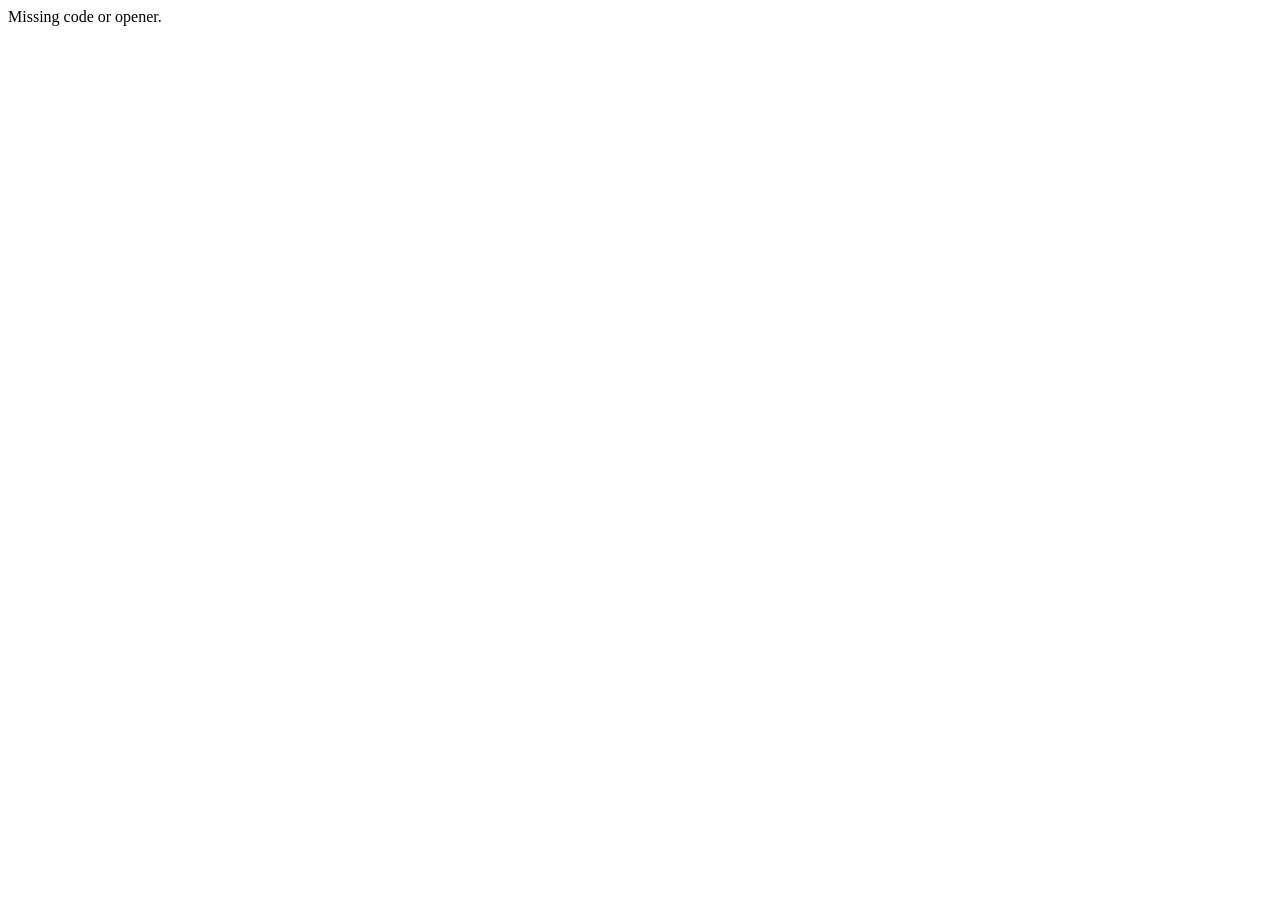
<file: admin/oauth_callback.html>
<!doctype html>
<html>
<head><meta charset="utf-8"><title>GitHub OAuth Callback</title></head>
<body>
  <p>Completing sign-in... You can safely close this window after it closes automatically.</p>
  <script>
    (function() {
      function parseQuery(q) {
        return q.replace(/^\?/, '').split('&').filter(Boolean).reduce((acc, kv) => {
          const [k,v] = kv.split('=');
          acc[decodeURIComponent(k)] = decodeURIComponent(v || '');
          return acc;
        }, {});
      }
      const params = parseQuery(window.location.search);
      const code = params.code;
      const state = params.state;
      if (code && window.opener) {
        // Post code to opener (opener verifies state)
        window.opener.postMessage({ type: 'github_oauth', code: code, state: state }, '*');
        // Give opener a moment then close
        setTimeout(() => window.close(), 700);
      } else {
        document.body.innerText = 'Missing code or opener.';
      }
    })();
  </script>
</body>
</html>
</file>
<file: styles.css>
* {
    margin: 0;
    padding: 0;
    box-sizing: border-box;
}

body {
    font-family: 'Inter', sans-serif;
    background: linear-gradient(135deg, #667eea 0%, #764ba2 100%);
    min-height: 100vh;
    color: #333;
}

.container {
    max-width: 1200px;
    margin: 0 auto;
    padding: 20px;
}

.screen {
    display: none;
    min-height: 100vh;
    padding: 20px 0;
}

.screen.active {
    display: block;
}

/* Intro Screen */
.intro-content {
    text-align: center;
    max-width: 800px;
    margin: 0 auto;
    background: white;
    border-radius: 20px;
    padding: 40px;
    box-shadow: 0 20px 40px rgba(0,0,0,0.1);
}

.logo {
    margin-bottom: 30px;
}

.logo i {
    font-size: 4rem;
    color: #667eea;
    margin-bottom: 20px;
}

.logo h1 {
    font-size: 2.5rem;
    color: #333;
    font-weight: 700;
}

.scenario h2 {
    font-size: 2rem;
    margin-bottom: 20px;
    color: #333;
}

.scenario p {
    font-size: 1.1rem;
    line-height: 1.6;
    margin-bottom: 30px;
    color: #666;
}

.challenge-box {
    background: #f8f9ff;
    border: 2px solid #e1e8ff;
    border-radius: 15px;
    padding: 25px;
    margin: 30px 0;
    text-align: left;
}

.challenge-box h3 {
    color: #667eea;
    margin-bottom: 15px;
    font-size: 1.3rem;
}

.challenge-box ul {
    list-style: none;
    padding: 0;
}

.challenge-box li {
    padding: 8px 0;
    position: relative;
    padding-left: 25px;
}

.challenge-box li:before {
    content: "✓";
    position: absolute;
    left: 0;
    color: #667eea;
    font-weight: bold;
}

.stats-preview {
    display: flex;
    justify-content: space-around;
    margin: 30px 0;
    gap: 20px;
}

.stat {
    text-align: center;
    background: white;
    padding: 20px;
    border-radius: 10px;
    box-shadow: 0 5px 15px rgba(0,0,0,0.1);
    flex: 1;
}

.stat-value {
    display: block;
    font-size: 2rem;
    font-weight: 700;
    color: #667eea;
}

.stat-label {
    font-size: 0.9rem;
    color: #666;
    text-transform: uppercase;
    letter-spacing: 1px;
}

/* Buttons */
.btn {
    padding: 15px 30px;
    border: none;
    border-radius: 10px;
    font-size: 1.1rem;
    font-weight: 600;
    cursor: pointer;
    transition: all 0.3s ease;
    display: inline-flex;
    align-items: center;
    gap: 10px;
}

.btn-primary {
    background: linear-gradient(135deg, #667eea 0%, #764ba2 100%);
    color: white;
}

.btn-primary:hover {
    transform: translateY(-2px);
    box-shadow: 0 10px 25px rgba(102, 126, 234, 0.3);
}

.btn-secondary {
    background: #f8f9fa;
    color: #333;
    border: 2px solid #e9ecef;
}

.btn-secondary:hover {
    background: #e9ecef;
}

/* Game Screen */
.game-header {
    background: white;
    border-radius: 15px;
    padding: 25px;
    margin-bottom: 30px;
    box-shadow: 0 10px 30px rgba(0,0,0,0.1);
    display: flex;
    justify-content: space-between;
    align-items: center;
    flex-wrap: wrap;
    gap: 20px;
}

.progress-section {
    display: flex;
    gap: 30px;
    flex: 1;
    flex-wrap: wrap;
}

.progress-item {
    flex: 1;
    min-width: 150px;
}

.progress-item label {
    display: block;
    font-weight: 600;
    margin-bottom: 8px;
    color: #333;
    font-size: 0.9rem;
}

.progress-bar {
    position: relative;
    background: #e9ecef;
    height: 20px;
    border-radius: 10px;
    overflow: hidden;
}

.progress-fill {
    height: 100%;
    background: linear-gradient(90deg, #667eea 0%, #764ba2 100%);
    border-radius: 10px;
    transition: width 0.5s ease;
    position: relative;
}

.progress-text {
    position: absolute;
    top: 50%;
    left: 50%;
    transform: translate(-50%, -50%);
    font-weight: 600;
    font-size: 0.8rem;
    color: white;
    text-shadow: 0 1px 2px rgba(0,0,0,0.3);
}

.score-section {
    display: flex;
    flex-direction: column;
    align-items: center;
    gap: 10px;
}

.score {
    display: flex;
    align-items: center;
    gap: 8px;
    font-size: 1.5rem;
    font-weight: 700;
    color: #667eea;
}

.phase-indicator {
    background: #f8f9ff;
    padding: 8px 16px;
    border-radius: 20px;
    font-size: 0.9rem;
    color: #667eea;
    font-weight: 600;
}

/* Phase Selection */
.phase-selection {
    background: white;
    border-radius: 15px;
    padding: 30px;
    box-shadow: 0 10px 30px rgba(0,0,0,0.1);
}

.phase-selection h2 {
    text-align: center;
    margin-bottom: 30px;
    color: #333;
    font-size: 1.8rem;
}

.phases-grid {
    display: grid;
    grid-template-columns: repeat(auto-fit, minmax(200px, 1fr));
    gap: 20px;
}

.phase-card {
    background: #f8f9ff;
    border: 2px solid #e1e8ff;
    border-radius: 15px;
    padding: 25px;
    text-align: center;
    cursor: pointer;
    transition: all 0.3s ease;
}

.phase-card:hover {
    transform: translateY(-5px);
    box-shadow: 0 15px 35px rgba(102, 126, 234, 0.2);
    border-color: #667eea;
}

.phase-card i {
    font-size: 2.5rem;
    color: #667eea;
    margin-bottom: 15px;
}

.phase-card h3 {
    font-size: 1.3rem;
    margin-bottom: 10px;
    color: #333;
}

.phase-card p {
    color: #666;
    font-size: 0.9rem;
    line-height: 1.4;
}

/* Dilemma Screen */
.dilemma-screen {
    background: white;
    border-radius: 15px;
    padding: 40px;
    box-shadow: 0 10px 30px rgba(0,0,0,0.1);
    text-align: center;
}

.dilemma-content h2 {
    color: #333;
    margin-bottom: 20px;
    font-size: 1.8rem;
}

.dilemma-content p {
    font-size: 1.1rem;
    line-height: 1.6;
    margin-bottom: 40px;
    color: #666;
}

.choices {
    display: flex;
    flex-direction: column;
    gap: 15px;
    max-width: 600px;
    margin: 0 auto;
}

.choice-btn {
    background: #f8f9ff;
    border: 2px solid #e1e8ff;
    border-radius: 10px;
    padding: 20px;
    cursor: pointer;
    transition: all 0.3s ease;
    text-align: left;
}

.choice-btn:hover {
    border-color: #667eea;
    background: #f0f4ff;
}

.choice-text {
    display: block;
    font-weight: 600;
    margin-bottom: 8px;
    color: #333;
}

.choice-impact {
    display: block;
    font-size: 0.9rem;
    color: #666;
    font-style: italic;
}

/* Feedback Screen */
.feedback-screen {
    background: white;
    border-radius: 15px;
    padding: 40px;
    box-shadow: 0 10px 30px rgba(0,0,0,0.1);
}

.feedback-content h2 {
    color: #333;
    margin-bottom: 20px;
    font-size: 1.8rem;
    text-align: center;
}

.feedback-message {
    background: #f8f9ff;
    border-left: 4px solid #667eea;
    padding: 25px;
    margin-bottom: 30px;
    border-radius: 0 10px 10px 0;
    font-size: 1.1rem;
    line-height: 1.6;
    color: #333;
}

.impact-summary h3 {
    color: #333;
    margin-bottom: 15px;
    font-size: 1.3rem;
}

.impact-changes {
    display: flex;
    flex-wrap: wrap;
    gap: 15px;
}

.impact-change {
    background: #e8f5e8;
    color: #2d5a2d;
    padding: 8px 16px;
    border-radius: 20px;
    font-size: 0.9rem;
    font-weight: 600;
}

.impact-change.negative {
    background: #ffeaea;
    color: #8b0000;
}

/* Results Screen */
.results-content {
    background: white;
    border-radius: 20px;
    padding: 40px;
    box-shadow: 0 20px 40px rgba(0,0,0,0.1);
    text-align: center;
}

.results-content h1 {
    color: #333;
    margin-bottom: 30px;
    font-size: 2.5rem;
}

.final-scores {
    display: grid;
    grid-template-columns: 1fr 1fr;
    gap: 30px;
    margin-bottom: 40px;
}

.score-card {
    background: #f8f9ff;
    border-radius: 15px;
    padding: 25px;
    text-align: left;
}

.score-card h3 {
    color: #667eea;
    margin-bottom: 20px;
    font-size: 1.3rem;
    text-align: center;
}

.score-item {
    display: flex;
    justify-content: space-between;
    padding: 10px 0;
    border-bottom: 1px solid #e1e8ff;
}

.score-item.total {
    border-top: 2px solid #667eea;
    font-weight: 700;
    font-size: 1.1rem;
    color: #333;
}

.badges-section h3 {
    color: #667eea;
    margin-bottom: 20px;
    font-size: 1.3rem;
}

.badges {
    display: flex;
    flex-wrap: wrap;
    gap: 10px;
    justify-content: center;
}

.badge {
    background: linear-gradient(135deg, #667eea 0%, #764ba2 100%);
    color: white;
    padding: 8px 16px;
    border-radius: 20px;
    font-size: 0.9rem;
    font-weight: 600;
}

.performance-review {
    background: #f8f9ff;
    border-radius: 15px;
    padding: 25px;
    margin: 30px 0;
    text-align: left;
    border-left: 4px solid #667eea;
}

.performance-review h3 {
    color: #333;
    margin-bottom: 15px;
    font-size: 1.3rem;
}

.performance-review p {
    line-height: 1.6;
    color: #666;
}

.leaderboard {
    background: #f8f9ff;
    border-radius: 15px;
    padding: 25px;
    margin: 30px 0;
}

.leaderboard h3 {
    color: #333;
    margin-bottom: 20px;
    font-size: 1.3rem;
}

.leaderboard-item {
    display: flex;
    justify-content: space-between;
    padding: 10px 0;
    border-bottom: 1px solid #e1e8ff;
}

.leaderboard-item:last-child {
    border-bottom: none;
}

.save-score {
    display: flex;
    gap: 10px;
    margin-top: 20px;
    justify-content: center;
}

.save-score input {
    padding: 10px 15px;
    border: 2px solid #e1e8ff;
    border-radius: 8px;
    font-size: 1rem;
}

.save-score input:focus {
    outline: none;
    border-color: #667eea;
}

/* Responsive Design */
@media (max-width: 768px) {
    .container {
        padding: 10px;
    }
    
    .intro-content {
        padding: 20px;
    }
    
    .logo h1 {
        font-size: 2rem;
    }
    
    .stats-preview {
        flex-direction: column;
    }
    
    .game-header {
        flex-direction: column;
        text-align: center;
    }
    
    .progress-section {
        flex-direction: column;
        width: 100%;
    }
    
    .phases-grid {
        grid-template-columns: 1fr;
    }
    
    .final-scores {
        grid-template-columns: 1fr;
    }
    
    .save-score {
        flex-direction: column;
    }
}
</file>
